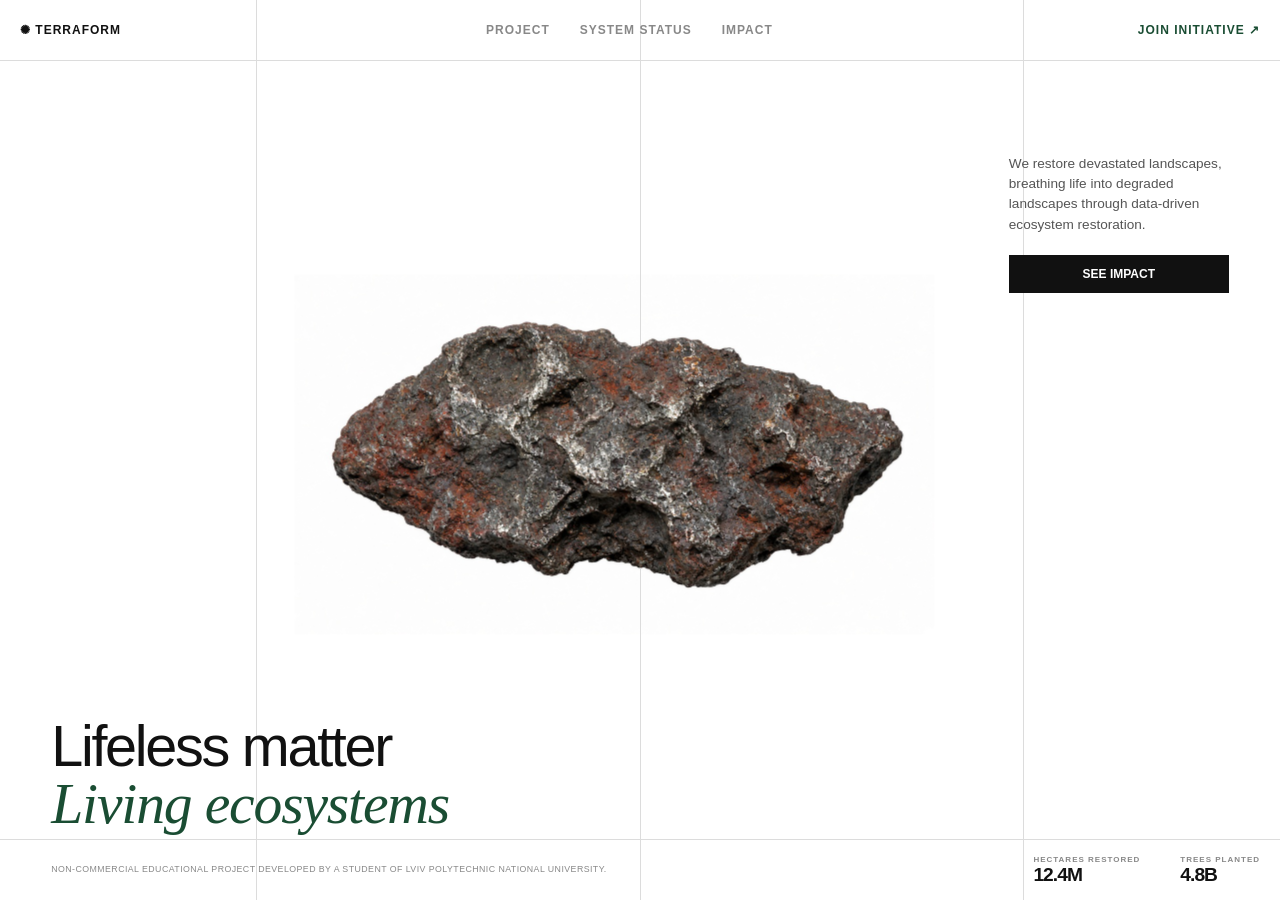
<file: index.html>
<!doctype html>
<html lang="en">
  <head>
    <meta charset="UTF-8" />
    <meta name="viewport" content="width=device-width, initial-scale=1.0" />
    <title>Terraform - Global Greening</title>
    <link rel="stylesheet" href="style.css" />
  </head>
  <body>
    <div class="grid-container">
      <!-- Візуальна сітка & Ефекти задьного плану-->
      <!-- Піксельна сітка-сканер -->
      <div class="pixel-grid-overlay">
        <canvas id="pixel-canvas"></canvas>
      </div>

      <!-- Лінії сітки (візуальні) -->
      <div class="grid-line line-v-left"></div>
      <div class="grid-line line-v-center"></div>
      <div class="grid-line line-v-right"></div>
      <div class="grid-line line-h-top"></div>
      <div class="grid-line line-h-bottom"></div>

      <!-- Хеддер -->
      <header class="header">
        <div class="logo">
          <a href="index.html" style="text-decoration: none; color: inherit"
            >✺ TERRAFORM</a
          >
        </div>

        <!-- Кнопка мобільного меню (видно тільки на мобільному) -->
        <button class="mobile-menu-btn" id="mobile-menu-btn">MENU</button>

        <nav class="nav-links" id="nav-links">
          <a href="project.html">PROJECT</a>
          <a href="status.html">SYSTEM STATUS</a>
          <a href="impact.html">IMPACT</a>
          <a href="join.html" class="mobile-only-cta">JOIN INITIATIVE ↗</a>
        </nav>

        <div class="header-cta desktop-only">
          <a href="join.html" style="text-decoration: none; color: inherit"
            >JOIN INITIATIVE ↗</a
          >
        </div>
      </header>

      <!-- Головний контент & Інтерактивна Зона -->
      <main class="main-content">
        <!-- Блок з текстом зліва знизу -->
        <div class="title-block">
          <h1 class="title-sans">Lifeless matter</h1>
          <h1 class="title-serif">Living ecosystems</h1>
        </div>

        <!-- Центральний камінь -->
        <div class="reveal-container" id="reveal-container">
          <img src="./images/rock_1.jpg" alt="Barren Rock" class="base-layer" />
          <img
            src="./images/rock_2_1.jpg"
            alt="Flourishing Biome"
            class="reveal-layer"
            id="reveal-layer"
          />
        </div>

        <!-- Блок з описом справа зверху -->
        <div class="info-block">
          <p class="info-text">
            We restore devastated landscapes, breathing life into degraded
            landscapes through data-driven ecosystem restoration.
          </p>
          <a
            href="impact.html"
            class="solid-btn"
            style="
              text-decoration: none;
              display: inline-block;
              box-sizing: border-box;
            "
            >SEE IMPACT</a
          >
        </div>
      </main>

      <!-- Футер зі статистикою по озелененню -->
      <footer class="footer-stats">
        <div class="stat-item">
          <span class="stat-label">HECTARES RESTORED</span>
          <span class="stat-value">12.4M</span>
        </div>
        <div class="stat-item">
          <span class="stat-label">TREES PLANTED</span>
          <span class="stat-value">4.8B</span>
        </div>
      </footer>
    </div>

    <!-- Дисклеймер Футер -->
    <div class="disclaimer-footer">
      Non-commercial educational project developed by a student of Lviv
      Polytechnic National University.
    </div>
    <script src="script.js"></script>
  </body>
</html>
</file>
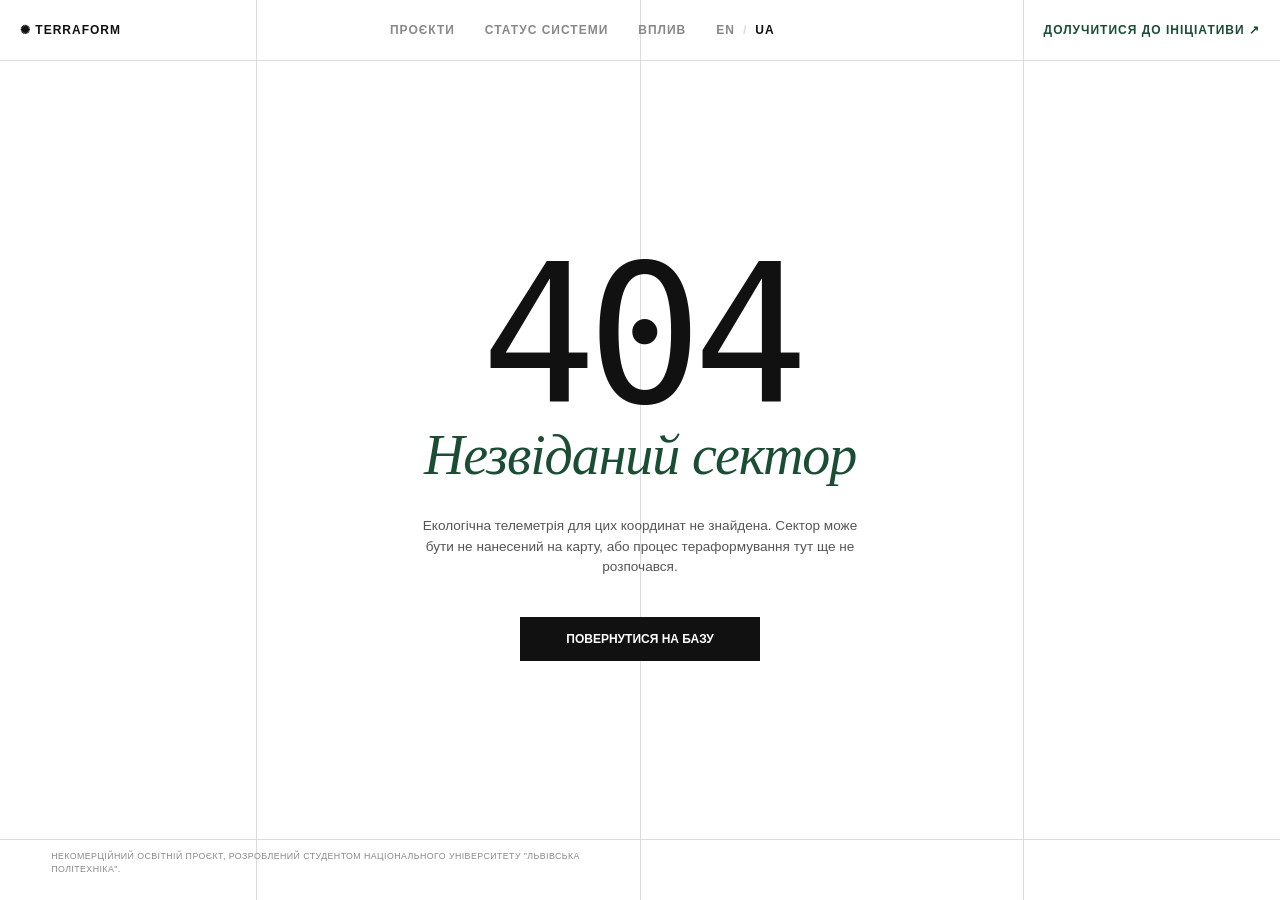
<file: 404_ua.html>
<!doctype html>
<html lang="uk">
  <head>
    <meta charset="UTF-8" />
    <meta name="viewport" content="width=device-width, initial-scale=1.0" />
    <title>Terraform - 404</title>
    <link rel="stylesheet" href="style.css" />
  </head>
  <body>
    <div class="grid-container">
      <!-- Піксельна сітка -->
      <div class="pixel-grid-overlay">
        <canvas id="pixel-canvas"></canvas>
      </div>

      <!-- Лінії сітки -->
      <div class="grid-line line-v-left"></div>
      <div class="grid-line line-v-center"></div>
      <div class="grid-line line-v-right"></div>
      <div class="grid-line line-h-top"></div>
      <div class="grid-line line-h-bottom"></div>

      <!-- Хедер -->
      <header class="header">
        <div class="logo">
          <a href="index_ua.html" class="header-link">✺ TERRAFORM</a>
        </div>

        <button class="mobile-menu-btn" id="mobile-menu-btn">МЕНЮ</button>

        <nav class="nav-links" id="nav-links">
          <a href="project.html">ПРОЄКТИ</a>
          <a href="status.html">СТАТУС СИСТЕМИ</a>
          <a href="impact.html">ВПЛИВ</a>
          <a href="join.html" class="mobile-only-cta"
            >ДОЛУЧИТИСЯ ДО ІНІЦІАТИВИ ↗</a
          >

          <!-- Перемикач мов -->
          <div class="lang-switcher">
            <a href="404.html" class="lang-link">EN</a>
            <span class="lang-divider">/</span>
            <span class="active-lang">UA</span>
          </div>
        </nav>

        <div class="header-cta desktop-only">
          <a href="join.html" class="header-link">ДОЛУЧИТИСЯ ДО ІНІЦІАТИВИ ↗</a>
        </div>
      </header>

      <!-- Головний контент Помилки -->
      <main class="main-content error-content">
        <div class="error-wrapper">
          <h1 class="error-code">404</h1>
          <h2 class="title-serif error-title">Незвіданий сектор</h2>

          <p class="info-text error-text">
            Екологічна телеметрія для цих координат не знайдена. Сектор може
            бути не нанесений на карту, або процес тераформування тут ще не
            розпочався.
          </p>

          <a href="index_ua.html" class="solid-btn ghost-btn"
            >ПОВЕРНУТИСЯ НА БАЗУ</a
          >
        </div>
      </main>

      <!-- Дисклеймер Футер -->
      <div class="disclaimer-footer">
        Некомерційний освітній проєкт, розроблений студентом Національного
        університету "Львівська політехніка".
      </div>
    </div>

    <script src="script.js"></script>
  </body>
</html>
</file>
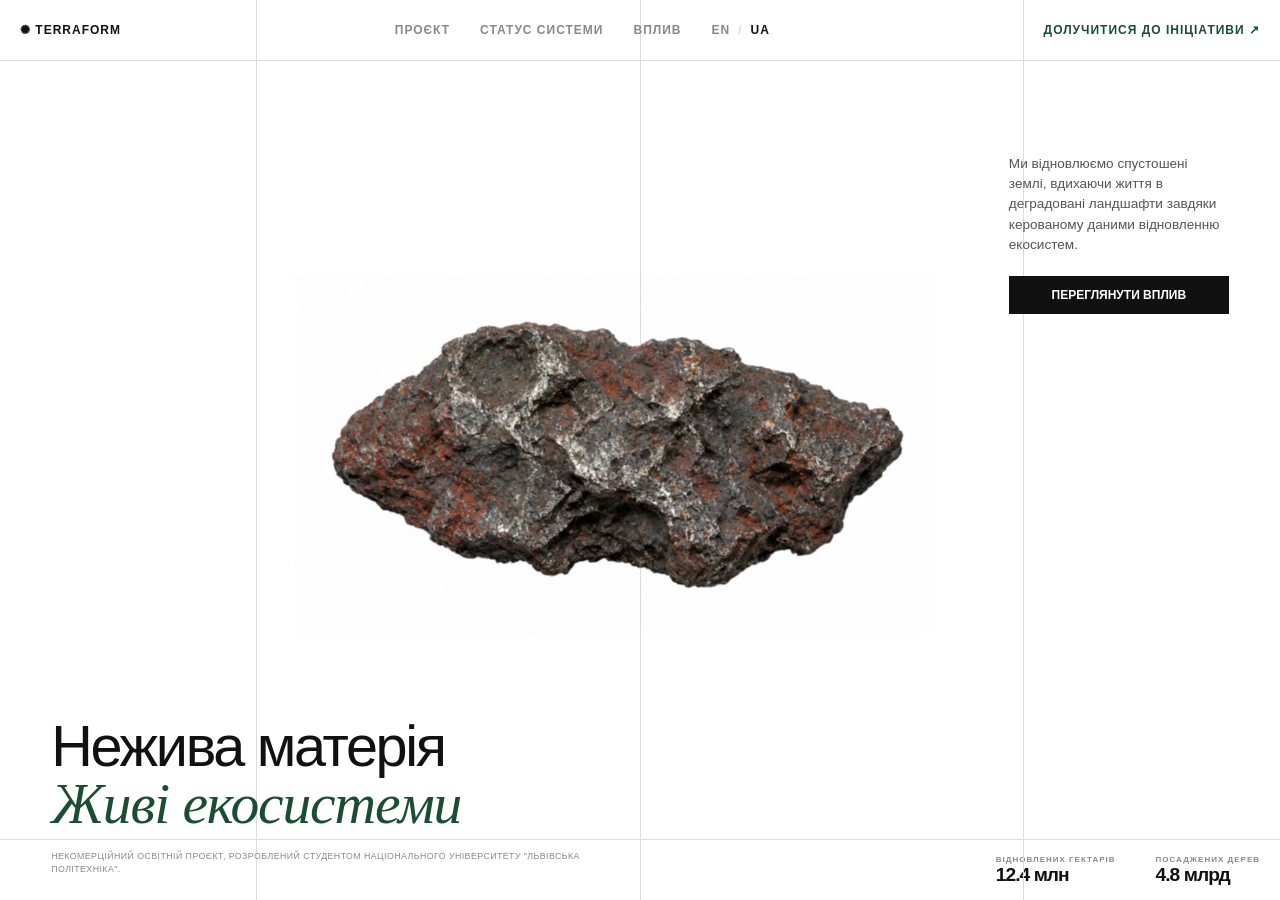
<file: index_ua.html>
<!doctype html>
<html lang="uk">
  <head>
    <meta charset="UTF-8" />
    <meta name="viewport" content="width=device-width, initial-scale=1.0" />
    <title>Terraform - Глобальне озеленення</title>
    <link rel="stylesheet" href="style.css" />
  </head>
  <body>
    <div class="grid-container">
      <!-- Візуальна сітка & Ефекти заднього плану-->
      <!-- Піксельна сітка-сканер -->
      <div class="pixel-grid-overlay">
        <canvas id="pixel-canvas"></canvas>
      </div>

      <!-- Лінії сітки (візуальні) -->
      <div class="grid-line line-v-left"></div>
      <div class="grid-line line-v-center"></div>
      <div class="grid-line line-v-right"></div>
      <div class="grid-line line-h-top"></div>
      <div class="grid-line line-h-bottom"></div>

      <!-- Хедер -->
      <header class="header">
        <div class="logo">
          <a href="index_ua.html" style="text-decoration: none; color: inherit"
            >✺ TERRAFORM</a
          >
        </div>

        <!-- Кнопка мобільного меню (видно тільки на мобільному) -->
        <button class="mobile-menu-btn" id="mobile-menu-btn">МЕНЮ</button>

        <nav class="nav-links" id="nav-links">
          <a href="project.html">ПРОЄКТ</a>
          <a href="status.html">СТАТУС СИСТЕМИ</a>
          <a href="impact.html">ВПЛИВ</a>
          <a href="join.html" class="mobile-only-cta"
            >ДОЛУЧИТИСЯ ДО ІНІЦІАТИВИ ↗</a
          >
          <!-- Перемикач мов -->
          <div class="lang-switcher">
            <a href="index.html" class="lang-link">EN</a>
            <span class="lang-divider">/</span>
            <span class="active-lang">UA</span>
          </div>
        </nav>

        <div class="header-cta desktop-only">
          <a href="join.html" style="text-decoration: none; color: inherit"
            >ДОЛУЧИТИСЯ ДО ІНІЦІАТИВИ ↗</a
          >
        </div>
      </header>

      <!-- Головний контент & Інтерактивна Зона -->
      <main class="main-content">
        <!-- Блок з текстом зліва знизу -->
        <div class="title-block">
          <h1 class="title-sans">Нежива матерія</h1>
          <h1 class="title-serif">Живі екосистеми</h1>
        </div>

        <!-- Центральний камінь -->
        <div class="reveal-container" id="reveal-container">
          <img
            src="./images/rock_1.jpg"
            alt="Голий камінь"
            class="base-layer"
          />
          <img
            src="./images/rock_2_1.jpg"
            alt="Квітучий біом"
            class="reveal-layer"
            id="reveal-layer"
          />
        </div>

        <!-- Блок з описом справа зверху -->
        <div class="info-block">
          <p class="info-text">
            Ми відновлюємо спустошені землі, вдихаючи життя в деградовані
            ландшафти завдяки керованому даними відновленню екосистем.
          </p>
          <a
            href="impact.html"
            class="solid-btn"
            style="
              text-decoration: none;
              display: inline-block;
              box-sizing: border-box;
            "
            >ПЕРЕГЛЯНУТИ ВПЛИВ</a
          >
        </div>
      </main>

      <!-- Футер зі статистикою по озелененню -->
      <footer class="footer-stats">
        <div class="stat-item">
          <span class="stat-label">ВІДНОВЛЕНИХ ГЕКТАРІВ</span>
          <span class="stat-value">12.4 млн</span>
        </div>
        <div class="stat-item">
          <span class="stat-label">ПОСАДЖЕНИХ ДЕРЕВ</span>
          <span class="stat-value">4.8 млрд</span>
        </div>
      </footer>
    </div>

    <!-- Дисклеймер Футер -->
    <div class="disclaimer-footer">
      Некомерційний освітній проєкт, розроблений студентом Національного
      університету "Львівська політехніка".
    </div>
    <script src="script.js"></script>
  </body>
</html>
</file>
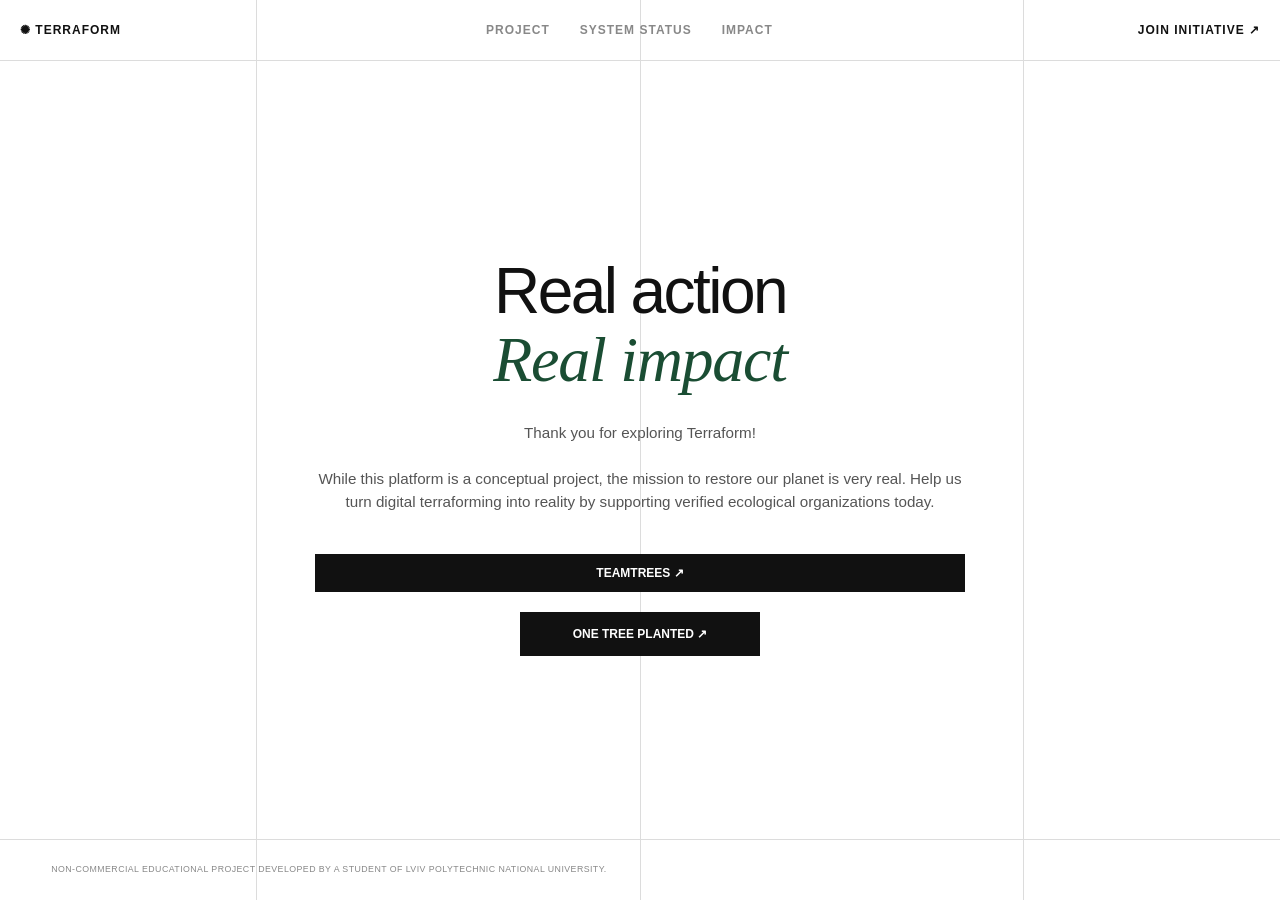
<file: join.html>
<!doctype html>
<html lang="en">
  <head>
    <meta charset="UTF-8" />
    <meta name="viewport" content="width=device-width, initial-scale=1.0" />
    <title>Terraform - Join Initiative</title>
    <link rel="stylesheet" href="style.css" />
  </head>
  <body>
    <div class="grid-container">
      <!-- Піксельна сітка -->
      <div class="pixel-grid-overlay">
        <canvas id="pixel-canvas"></canvas>
      </div>

      <!-- Лінії сітки -->
      <div class="grid-line line-v-left"></div>
      <div class="grid-line line-v-center"></div>
      <div class="grid-line line-v-right"></div>
      <div class="grid-line line-h-top"></div>
      <div class="grid-line line-h-bottom"></div>

      <!-- Хедер -->
      <header class="header">
        <div class="logo">
          <a href="index.html" class="header-link">✺ TERRAFORM</a>
        </div>

        <button class="mobile-menu-btn" id="mobile-menu-btn">MENU</button>

        <nav class="nav-links" id="nav-links">
          <a href="project.html">PROJECT</a>
          <a href="status.html">SYSTEM STATUS</a>
          <a href="impact.html">IMPACT</a>
          <a href="join.html" class="mobile-only-cta active-link"
            >JOIN INITIATIVE ↗</a
          >
        </nav>

        <div class="header-cta desktop-only">
          <a href="join.html" class="header-link active-link"
            >JOIN INITIATIVE ↗</a
          >
        </div>
      </header>

      <!-- Головний контент -->
      <main class="main-content join-content">
        <div class="join-wrapper">
          <h1 class="title-sans join-title-sans">Real action</h1>
          <h1 class="title-serif join-title-serif">Real impact</h1>

          <p class="info-text join-text">
            Thank you for exploring Terraform! <br /><br />
            While this platform is a conceptual project, the mission to restore
            our planet is very real. Help us turn digital terraforming into
            reality by supporting verified ecological organizations today.
          </p>

          <!-- Кнопки для донату/переходу -->
          <div class="join-actions">
            <a
              href="https://teamtrees.org/"
              target="_blank"
              rel="noopener noreferrer"
              class="solid-btn join-btn"
            >
              TEAMTREES ↗
            </a>
            <a
              href="https://onetreeplanted.org/"
              target="_blank"
              rel="noopener noreferrer"
              class="solid-btn ghost-btn join-btn"
            >
              ONE TREE PLANTED ↗
            </a>
          </div>
        </div>
      </main>

      <!-- Дисклеймер Футер -->
      <div class="disclaimer-footer">
        Non-commercial educational project developed by a student of Lviv
        Polytechnic National University.
      </div>
    </div>

    <script src="script.js"></script>
  </body>
</html>
</file>
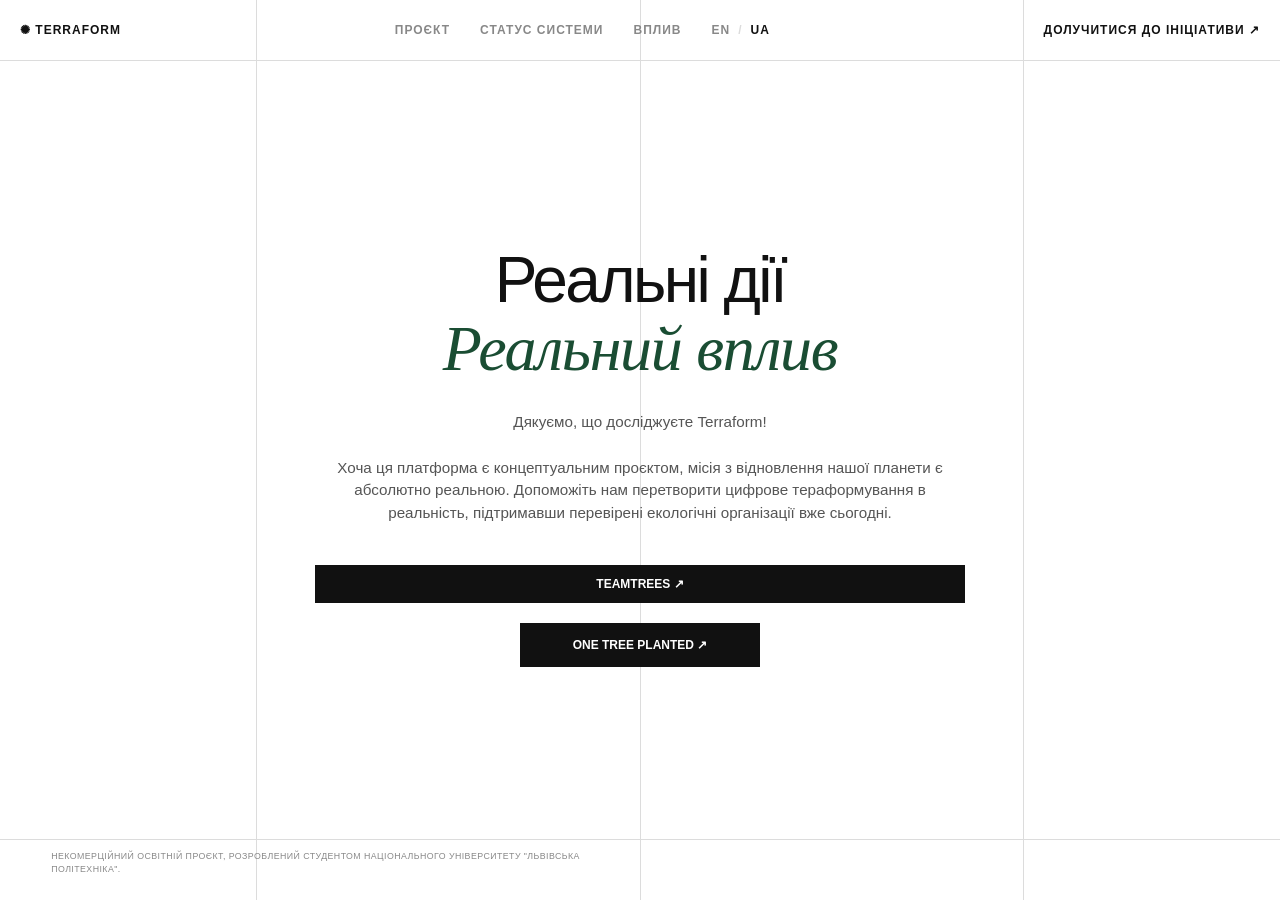
<file: join_ua.html>
<!doctype html>
<html lang="uk">
  <head>
    <meta charset="UTF-8" />
    <meta name="viewport" content="width=device-width, initial-scale=1.0" />
    <title>Terraform - Долучитися до ініціативи</title>
    <link rel="stylesheet" href="style.css" />
  </head>
  <body>
    <div class="grid-container">
      <!-- Піксельна сітка -->
      <div class="pixel-grid-overlay">
        <canvas id="pixel-canvas"></canvas>
      </div>

      <!-- Лінії сітки -->
      <div class="grid-line line-v-left"></div>
      <div class="grid-line line-v-center"></div>
      <div class="grid-line line-v-right"></div>
      <div class="grid-line line-h-top"></div>
      <div class="grid-line line-h-bottom"></div>

      <!-- Хедер -->
      <header class="header">
        <div class="logo">
          <a href="index_ua.html" class="header-link">✺ TERRAFORM</a>
        </div>

        <button class="mobile-menu-btn" id="mobile-menu-btn">МЕНЮ</button>

        <nav class="nav-links" id="nav-links">
          <a href="project.html">ПРОЄКТ</a>
          <a href="status.html">СТАТУС СИСТЕМИ</a>
          <a href="impact.html">ВПЛИВ</a>
          <a href="join.html" class="mobile-only-cta active-link"
            >ДОЛУЧИТИСЯ ДО ІНІЦІАТИВИ ↗</a
          >
          <!-- Перемикач мов -->
          <div class="lang-switcher">
            <a href="join.html" class="lang-link">EN</a>
            <span class="lang-divider">/</span>
            <span class="active-lang">UA</span>
          </div>
        </nav>

        <div class="header-cta desktop-only">
          <a href="join.html" class="header-link active-link"
            >ДОЛУЧИТИСЯ ДО ІНІЦІАТИВИ ↗</a
          >
        </div>
      </header>

      <!-- Головний контент -->
      <main class="main-content join-content">
        <div class="join-wrapper">
          <h1 class="title-sans join-title-sans">Реальні дії</h1>
          <h1 class="title-serif join-title-serif">Реальний вплив</h1>

          <p class="info-text join-text">
            Дякуємо, що досліджуєте Terraform! <br /><br />
            Хоча ця платформа є концептуальним проєктом, місія з відновлення
            нашої планети є абсолютно реальною. Допоможіть нам перетворити
            цифрове тераформування в реальність, підтримавши перевірені
            екологічні організації вже сьогодні.
          </p>

          <!-- Кнопки для донату/переходу -->
          <div class="join-actions">
            <a
              href="https://teamtrees.org/"
              target="_blank"
              rel="noopener noreferrer"
              class="solid-btn join-btn"
            >
              TEAMTREES ↗
            </a>
            <a
              href="https://onetreeplanted.org/"
              target="_blank"
              rel="noopener noreferrer"
              class="solid-btn ghost-btn join-btn"
            >
              ONE TREE PLANTED ↗
            </a>
          </div>
        </div>
      </main>

      <!-- Дисклеймер Футер -->
      <div class="disclaimer-footer">
        Некомерційний освітній проєкт, розроблений студентом Національного
        університету "Львівська політехніка".
      </div>
    </div>

    <script src="script.js"></script>
  </body>
</html>
</file>
<file: style.css>
/* 1. Змінні */
:root {
  --bg-color: #ffffff;
  --line-color: #dcdcdc;
  --text-dark: #111111;
  --text-green: #1a4d33;
}

body {
  background-color: var(--bg-color);
  margin: 0;
  min-height: 100vh;
  font-family:
    "Mariupol",
    -apple-system,
    sans-serif;
  color: var(--text-dark);
}

/* 2. Типографія & Шрифти */
@font-face {
  font-family: "Mariupol Regular";
  src: url("./fonts/Mariupol-Regular.ttf") format("truetype");
  font-weight: 400;
  font-style: normal;
  font-display: swap;
}

@font-face {
  font-family: "Mariupol Medium";
  src: url("./fonts/Mariupol-Medium.ttf") format("truetype");
  font-weight: 500;
  font-style: normal;
  font-display: swap;
}

@font-face {
  font-family: "Mariupol Bold";
  src: url("./fonts/Mariupol-Bold.ttf") format("truetype");
  font-weight: 700;
  font-style: normal;
  font-display: swap;
}

/* 3. Лейаут & Головна Сітка */
.grid-container {
  position: relative;
  width: 100%;
  min-height: 100vh;
  background-color: var(--bg-color);
  overflow: hidden;
  display: flex;
  flex-direction: column;
}

.grid-line {
  position: absolute;
  background-color: var(--line-color);
  z-index: 4;
  pointer-events: none;
}
.line-v-left {
  top: 0;
  bottom: 0;
  left: 20%;
  width: 1px;
}
.line-v-center {
  top: 0;
  bottom: 0;
  left: 50%;
  width: 1px;
}
.line-v-right {
  top: 0;
  bottom: 0;
  right: 20%;
  width: 1px;
}
.line-h-top {
  top: 60px;
  left: 0;
  right: 0;
  height: 1px;
}
.line-h-bottom {
  bottom: 60px;
  left: 0;
  right: 0;
  height: 1px;
}

/* 4. Компоненти Хедера */
.header {
  position: relative;
  height: 60px;
  display: flex;
  justify-content: space-between;
  align-items: center;
  padding: 0 20px;
  font-size: 0.75rem;
  font-weight: 700;
  letter-spacing: 1px;
  text-transform: uppercase;
  z-index: 12;
  gap: 15px;
}

.logo {
  white-space: nowrap;
  flex-shrink: 0;
}

.nav-links {
  display: flex;
  gap: 30px;
  color: #888;
  font-size: 12px;
  white-space: nowrap;
  justify-content: center;
  flex-shrink: 1;
  overflow: hidden;
}

.nav-links a {
  text-decoration: none;
  color: inherit;
  transition: color 0.2s ease-in-out;
}

.nav-links a:hover {
  color: var(--text-dark);
}

.header-cta {
  white-space: nowrap;
  flex-shrink: 0;
  text-align: right;
  color: var(--text-green);
}

.mobile-menu-btn {
  display: none;
  background: none;
  border: none;
  font-family: "Mariupol", sans-serif;
  font-weight: 700;
  font-size: 0.75rem;
  letter-spacing: 1px;
  cursor: pointer;
  color: var(--text-dark);
  text-transform: uppercase;
}

.mobile-only-cta {
  display: none;
}

/* 5. Основний контент & Текстові Блоки */
.main-content {
  flex: 1;
  position: relative;
  display: flex;
  align-items: center;
  justify-content: center;
  z-index: auto;
}

.title-block {
  position: absolute;
  bottom: 8%;
  left: 4%;
  z-index: 10;
}

.title-sans {
  font-size: clamp(2.5rem, 4.5vw, 5rem);
  font-weight: 500;
  margin: 0;
  line-height: 1;
  letter-spacing: -0.04em;
}

.title-serif {
  font-family: "Playfair Display", "Georgia", serif;
  font-size: clamp(2.5rem, 4.5vw, 5rem);
  font-style: italic;
  font-weight: 400;
  color: var(--text-green);
  margin: 0;
  line-height: 1;
  letter-spacing: -0.02em;
}

.info-block {
  position: absolute;
  top: 80px;
  right: 4%;
  width: 100%;
  max-width: 220px;
  min-width: 160px;
  z-index: 10;
  display: flex;
  flex-direction: column;
  align-items: flex-start;
}

.info-text {
  font-size: 0.85rem;
  line-height: 1.5;
  color: #555;
  margin-bottom: 20px;
  padding-left: 0;
}

/* Суцільна чорна кнопка */
.solid-btn {
  background-color: var(--text-dark);
  color: #fff;
  border: none;
  padding: 12px 24px;
  font-family: "Mariupol", sans-serif;
  font-size: 0.75rem;
  font-weight: 700;
  text-transform: uppercase;
  cursor: pointer;
  transition: background-color 0.2s ease;
  white-space: nowrap;
  width: 100%;
  text-align: center;

  display: inline-flex;
  justify-content: center;
  align-items: center;
  box-sizing: border-box;
  text-decoration: none;
}

.solid-btn:hover {
  background-color: var(--text-green);
}

/* 6. Інтерактивна Складова (Камінь) */
.reveal-container {
  position: relative;
  width: 50vw;
  max-width: 900px;
  z-index: 9;
  cursor: crosshair;
  mix-blend-mode: darken;
  transform: translate(-2vw, -2vw);
}

.base-layer {
  position: relative;
  width: 100%;
  height: auto;
  display: block;
  pointer-events: none;
}

.reveal-layer {
  position: absolute;
  top: 0;
  left: 0;
  width: 100%;
  height: 100%;
  pointer-events: none;
  --x: 50%;
  --y: 50%;
  -webkit-mask-image: radial-gradient(
    circle 200px at var(--x) var(--y),
    black 55%,
    transparent 70%
  );
  mask-image: radial-gradient(
    circle 200px at var(--x) var(--y),
    black 55%,
    transparent 70%
  );
  opacity: 0;
  transition: opacity 0.3s ease;
}

.reveal-container:hover .reveal-layer {
  opacity: 1;
}

.reveal-container:hover .play-button {
  opacity: 0;
}

/* 7. Піксельна Сітка (Canvas) */
.pixel-grid-overlay {
  position: absolute;
  top: 0;
  left: 0;
  width: 100%;
  height: 100%;
  pointer-events: none;
  z-index: 8;
  opacity: 1;
  --mouse-x: -500px;
  --mouse-y: -500px;
  -webkit-mask-image: radial-gradient(
    circle 300px at var(--mouse-x) var(--mouse-y),
    black 0%,
    transparent 100%
  );
  mask-image: radial-gradient(
    circle 300px at var(--mouse-x) var(--mouse-y),
    black 0%,
    transparent 100%
  );
}

#pixel-canvas {
  display: block;
  width: 100%;
  height: 100%;
}

/* 8. Статистика Футера & компоненти */
.footer-stats {
  position: absolute;
  bottom: 0;
  right: 20px;
  height: 60px;
  display: flex;
  align-items: center;
  gap: 40px;
  z-index: 2;
}

.stat-item {
  display: flex;
  flex-direction: column;
}

.stat-label {
  font-size: 0.5rem;
  color: #888;
  font-weight: 700;
  letter-spacing: 1px;
}

.stat-value {
  font-size: 1.2rem;
  font-weight: 700;
  letter-spacing: -0.05em;
}

.disclaimer-footer {
  position: absolute;
  bottom: 25px;
  left: 4%;
  font-family: "Mariupol", sans-serif;
  font-size: 0.55rem;
  color: #888;
  letter-spacing: 0.05em;
  text-transform: uppercase;
  z-index: 10;
  pointer-events: none;
  max-width: 45%;
  line-height: 1.4;
}

/* 9. Сторінка про Імпакт */
.impact-content {
  flex: 1;
  position: relative;
  display: flex;
  justify-content: space-between;
  align-items: center;
  padding: 0 4%;
  z-index: 5;
}

.side-panel {
  width: 25%;
  display: flex;
  flex-direction: column;
  justify-content: center;
  z-index: 3;
}

.left-panel {
  padding-right: 20px;
}

.right-panel {
  align-items: flex-end;
  padding-left: 20px;
  text-align: right;
}

.impact-title {
  font-size: clamp(2rem, 3.5vw, 4rem);
  margin-bottom: 20px;
  line-height: 1.1;
}

.earth-container {
  width: 50%;
  height: 60vh;
  position: relative;
  display: flex;
  justify-content: center;
  align-items: center;
}

#earth-canvas {
  width: 100%;
  height: 100%;
  display: block;
}

.impact-stat-box {
  margin-bottom: 40px;
}

.stat-big {
  font-family:
    "SF Mono", "JetBrains Mono", "Consolas", "Roboto Mono", monospace;
  font-size: clamp(2rem, 3vw, 3.5rem);
  font-weight: 400;
  letter-spacing: -0.05em;
  margin: 0 0 5px 0;
  color: var(--text-dark);
}

.stat-desc {
  font-size: 0.75rem;
  font-weight: 700;
  color: #888;
  letter-spacing: 2px;
  margin: 0;
}

/* 10. Сторінка Проект & Текстова Маска */
.projects-content {
  flex: 1;
  position: relative;
  display: flex;
  flex-direction: column;
  align-items: center;
  justify-content: center;
  width: 100%;
}

.video-text-wrapper {
  position: relative;
  width: 100%;
  height: 60vh;
  display: flex;
  align-items: center;
  justify-content: center;
  overflow: hidden;
  background: #000;
  width: 60%;
  margin: 0 auto;
  z-index: 5;
}

.bg-video {
  position: absolute;
  top: 50%;
  left: 50%;
  width: 100%;
  height: 100%;
  object-fit: cover;
  transform: translate(-50%, -50%);
  z-index: 1;
}

.text-mask {
  position: absolute;
  top: 0;
  left: 0;
  width: 100%;
  height: 100%;
  background: var(--bg-color);
  color: #000;
  mix-blend-mode: screen;
  display: flex;
  align-items: center;
  justify-content: center;
  z-index: 2;
}

.mask-heading {
  font-family: "Mariupol Bold", sans-serif;
  font-size: clamp(3rem, 11vw, 12rem);
  line-height: 0.95;
  text-align: center;
  text-transform: uppercase;
  letter-spacing: -0.04em;
  margin: 0;
  padding: 20px;
  cursor: crosshair;
  transition: transform 0.7s cubic-bezier(0.16, 1, 0.3, 1);
  position: relative;
  z-index: 10;
}

.mask-heading:hover {
  transform: scale(1.08);
}

.top-left-block {
  top: 80px;
  left: 4%;
  right: auto;
}

.bottom-right-block {
  top: auto;
  bottom: 12%;
  right: 4%;
  left: auto;
}

.ghost-btn {
  background-color: var(--text-dark);
  color: #fff;
  border: none;
  backdrop-filter: none;
  width: auto;
  min-width: 240px;
  padding: 15px 40px;
  transition: all 0.3s ease;
  position: relative;
}

.ghost-btn:hover {
  background-color: var(--text-green);
  color: #fff;
  transform: translateY(-2px);
  box-shadow: 0 4px 15px rgba(0, 0, 0, 0.15);
}

/* 11. Сторінка Join Initiative */
.join-content {
  flex-direction: column;
  text-align: center;
  z-index: 10;
}

.join-wrapper {
  max-width: 650px;
  padding: 20px;
  margin-top: -5vh;
}

.join-title-sans {
  font-size: clamp(2.5rem, 5vw, 4.5rem);
  margin-bottom: 5px;
}

.join-title-serif {
  font-size: clamp(2.5rem, 5vw, 4.5rem);
  margin-bottom: 30px;
}

.join-text {
  font-size: 0.95rem;
  text-align: center;
  padding: 0;
  margin-bottom: 40px;
  color: #555;
}

.join-actions {
  display: flex;
  gap: 20px;
  justify-content: center;
  flex-wrap: wrap;
}

.join-btn {
  min-width: 240px;
}

.header-link {
  text-decoration: none;
  color: inherit;
  transition: color 0.2s ease;
}

.header-link:hover {
  color: var(--text-green);
}

.active-link {
  color: var(--text-dark) !important;
}

/* 12. Сторінка SYSTEM STATUS */
.status-content {
  flex: 1;
  display: flex;
  flex-direction: column;
  align-items: center;
  justify-content: center;
  padding: 80px 4% 40px;
  z-index: 11;
  position: relative;
}

.status-header {
  text-align: center;
  margin-bottom: 40px;
}

.status-indicator {
  display: inline-flex;
  align-items: center;
  gap: 8px;
  font-family: "Mariupol", sans-serif;
  font-size: 0.65rem;
  font-weight: 700;
  letter-spacing: 2px;
  color: var(--text-dark);
  margin-bottom: 10px;
}

#drone-counter {
  color: #4ade80;
}

.status-title {
  font-size: clamp(2.5rem, 4vw, 4rem);
  margin: 0;
}

.dashboard-grid {
  display: grid;
  grid-template-columns: repeat(auto-fit, minmax(300px, 1fr));
  gap: 20px;
  width: 100%;
  max-width: 1200px;
  margin-bottom: 15px;
}

.dash-card {
  background: rgba(17, 17, 17, 0.85);
  backdrop-filter: blur(12px);
  border: 1px solid rgba(255, 255, 255, 0.05);
  border-radius: 16px;
  padding: 30px;
  display: flex;
  flex-direction: column;
  box-shadow: 0 10px 30px rgba(0, 0, 0, 0.1);
}

.dash-title {
  font-family: "Mariupol", sans-serif;
  font-size: 0.75rem;
  color: #888;
  letter-spacing: 1px;
  text-transform: uppercase;
  margin: 0 0 20px 0;
}

.dash-metric {
  font-family: "SF Mono", "JetBrains Mono", monospace;
  font-size: 3rem;
  color: var(--text-green);
  margin: 0;
  line-height: 1;
  letter-spacing: -0.05em;
}

.dash-metric-small {
  font-family: "SF Mono", "JetBrains Mono", monospace;
  font-size: 2rem;
  color: #fff;
  margin: 0;
  line-height: 1;
}

.dash-desc {
  font-size: 0.65rem;
  font-weight: 700;
  color: #666;
  letter-spacing: 1px;
  margin: 5px 0 0 0;
}

.dash-text {
  color: #aaa;
  margin-bottom: 0;
}

.chart-container {
  width: 100%;
  height: 120px;
  margin: 10px 0;
}

.status-action {
  margin-top: 10px;
  text-align: center;
}

/* 13. Сторінка 404 (NOT FOUND) */
.error-content {
  flex-direction: column;
  text-align: center;
  z-index: 10;
}

.error-wrapper {
  max-width: 600px;
  padding: 20px;
  margin-top: -5vh;
  display: flex;
  flex-direction: column;
  align-items: center;
}

.error-code {
  font-family: "SF Mono", "JetBrains Mono", "Consolas", monospace;
  font-size: clamp(6rem, 15vw, 12rem);
  font-weight: 400;
  color: var(--text-dark);
  margin: 0;
  line-height: 0.85;
  letter-spacing: -0.05em;
}

.error-title {
  font-size: clamp(2rem, 5vw, 3.5rem);
  margin-top: 10px;
  margin-bottom: 20px;
}

.error-text {
  text-align: center;
  margin-bottom: 40px;
  max-width: 450px;
  padding: 0;
}

/* 14. Перемикач Мови */
.lang-switcher {
  display: inline-flex;
  align-items: center;
  gap: 8px;
}

.lang-switcher span,
.lang-switcher a {
  font-family: "Mariupol", sans-serif;
  font-size: 12px;
  font-weight: 700;
  letter-spacing: 1px;
}

.active-lang {
  color: var(--text-dark); /* Активна мова чорна */
  cursor: default;
}

.lang-divider {
  color: var(--line-color); /* Колір сірих ліній сітки */
}

.lang-link {
  color: #888;
  text-decoration: none;
  transition: color 0.2s ease-in-out;
}

.lang-link:hover {
  color: var(--text-green); /* При наведенні стає акцентним зеленим */
}

/* 999. Мобільна Складова  */
@media (max-width: 768px) {
  /* Хедер та навігація */
  .header {
    padding: 0 20px;
    font-size: 0.65rem;
  }
  .mobile-menu-btn {
    display: block;
  }
  .desktop-only {
    display: none;
  }
  .mobile-only-cta {
    display: block;
    margin-top: 10px;
    color: var(--text-green) !important;
  }

  .nav-links {
    position: absolute;
    top: 60px;
    left: 0;
    width: 100%;
    background-color: rgba(255, 255, 255, 0.98);
    backdrop-filter: blur(8px);
    flex-direction: column;
    align-items: center;
    padding: 30px 0;
    gap: 25px;
    border-bottom: 1px solid var(--line-color);
    opacity: 0;
    visibility: hidden;
    transform: translateY(-10px);
    transition: all 0.3s ease;
    z-index: 100;
  }
  .nav-links.active {
    opacity: 1;
    visibility: visible;
    transform: translateY(0);
  }

  /* Сторінка Index */
  .title-block {
    top: 90px;
    bottom: auto;
    left: 5%;
  }
  .info-block {
    top: auto;
    bottom: 110px;
    left: 50%;
    transform: translateX(-50%);
    right: auto;
    width: 85%;
    max-width: 320px;
    align-items: center;
    text-align: center;
  }
  .reveal-container {
    width: 85vw;
    transform: translate(0, 0);
  }
  .info-text {
    margin-bottom: 15px;
  }
  .title-sans,
  .title-serif {
    font-size: clamp(2.2rem, 8vw, 3rem);
  }
  .footer-stats {
    bottom: 0 !important;
    height: 60px !important;
    right: 5%;
    gap: 20px;
    justify-content: flex-end;
  }
  .reveal-layer {
    opacity: 1 !important;
  }
  .disclaimer-footer {
    position: relative;
    bottom: auto;
    left: 0;
    max-width: 90%;
    margin: 40px auto 20px auto;
    text-align: center;
    font-size: 0.5rem;
  }

  .grid-container {
    overflow-y: auto;
    overflow-x: hidden;
  }

  /* Сторінка Impact */
  .impact-content {
    flex-direction: column;
    padding: 80px 5% 40px;
    justify-content: flex-start;
    gap: 30px;
  }
  .side-panel {
    width: 100%;
    align-items: center;
    text-align: center;
    padding: 0;
  }
  .earth-container {
    width: 100%;
    height: 40vh;
    order: -1;
  }
  .impact-stat-box {
    margin-bottom: 20px;
  }

  /* Сторінка Projects */
  .video-text-wrapper {
    height: 40vh;
    width: 100%;
    border-radius: 0;
    box-shadow: none;
  }
  .mask-heading {
    font-size: clamp(3rem, 15vw, 5rem);
    line-height: 0.9;
    padding: 10px;
  }
  .top-left-block,
  .bottom-right-block {
    position: relative;
    top: auto;
    bottom: auto;
    left: auto;
    right: auto;
    transform: none;
    width: 100%;
    max-width: 320px;
    align-items: center;
    text-align: center;
    margin: 30px auto 0;
    padding: 0 20px;
    box-sizing: border-box;
  }

  .ghost-btn {
    width: 100%;
    max-width: 300px;
  }

  /* Перемикач Мов */
  .lang-switcher {
    margin-left: 10px;
    padding-left: 20px;
    border-left: 1px solid var(--line-color); /* Акуратна роздільна лінія */
  }
}
</file>
